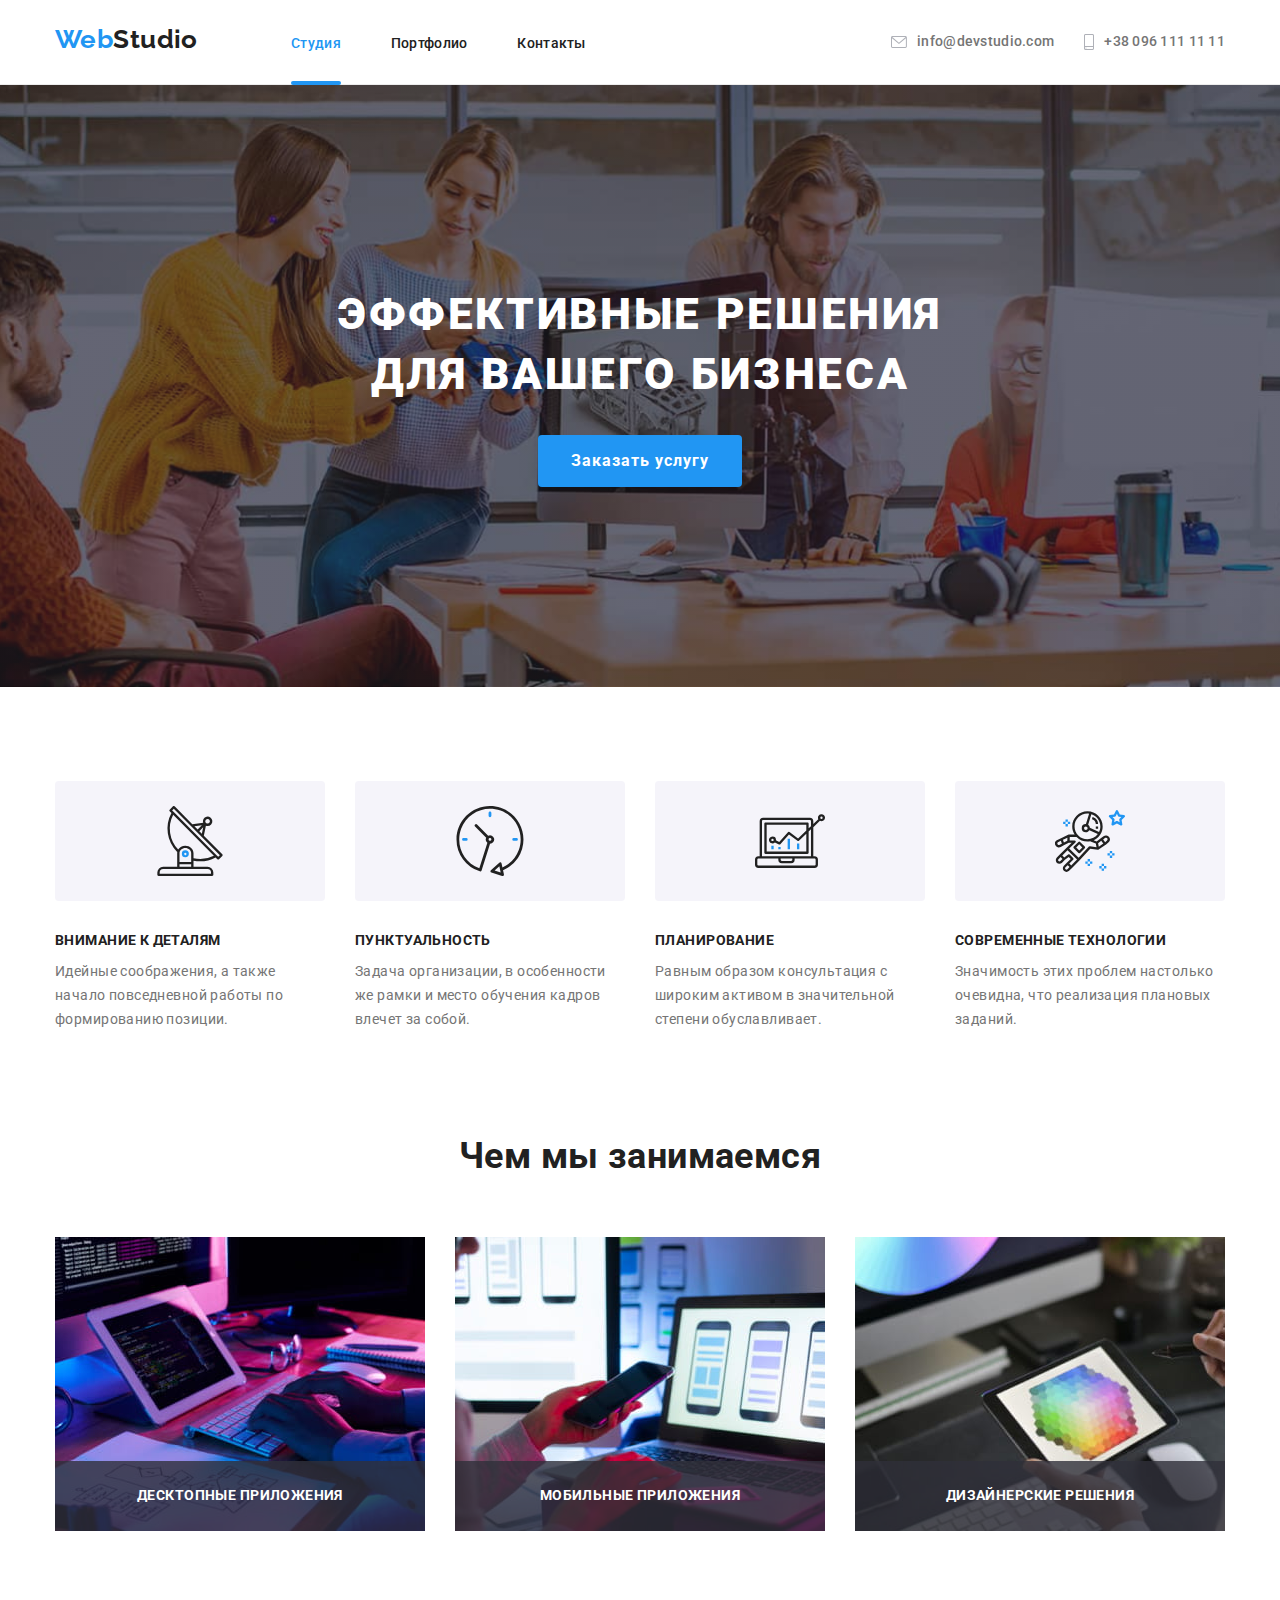
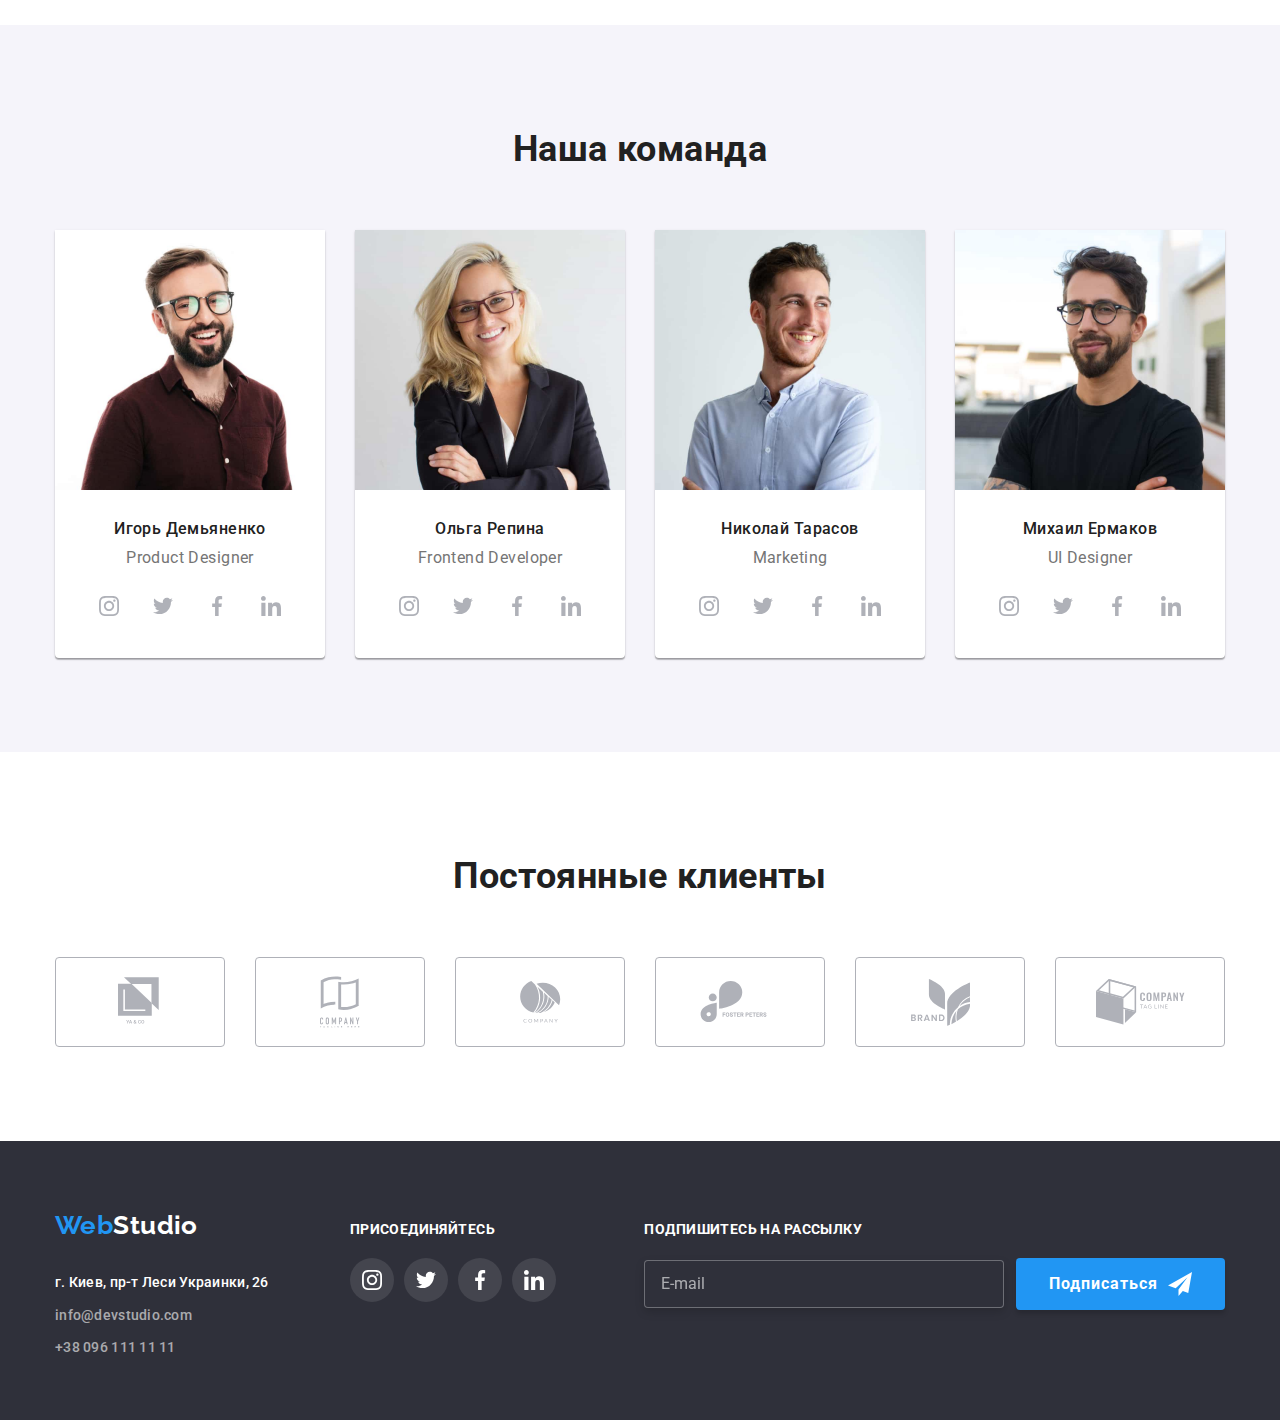
<file: index.html>
<!DOCTYPE html>
    <html lang="ru">
    <head>
        <meta charset="UTF-8">
        <meta http-equiv="X-UA-Compatible" content="IE=edge">
        <meta name="viewport" content="width=device-width, initial-scale=1.0">
        <title>Document</title>
        <link rel="preconnect" href="https://fonts.gstatic.com">
        <link href="https://fonts.googleapis.com/css2?family=Raleway:wght@700&family=Roboto:wght@400;500;700;900&display=swap"
            rel="stylesheet">
        <link rel="stylesheet" href="https://cdnjs.cloudflare.com/ajax/libs/modern-normalize/0.2.0/modern-normalize.min.css">
        <link rel="stylesheet" href="./css/style.css">
    </head>
    <body>
                <!--шапка-->
                <header class="frame">
                    <div class="container mane-nav">
                    <nav class="">
                        <a  href="" class="logo-link"><span class="logo-item">Web</span><span class="logo">Studio</span></a>
                        <ul class="site-nav list" >
                            <li class="menu item"><a class="link current" href="">Студия</a></li>
                            <li class="menu item"><a class="link" href="./portfolio.html">Портфолио</a></li>
                            <li class="menu item"><a class="link" href="">Контакты</a></li>
                        </ul>
                    </nav> 
                        <ul class="list auth-nav ">
                            <li class="item"><a class="link contacts-link" href="mailto:info@devstudio.com">
                               <svg class="icon-item" width="16" height="12">
                                   <use href="./images/sprite.svg#icon-envelope"></use>
                               </svg>
                                info@devstudio.com</a></li>
                            <li class="item"><a class="link contacts-link" href="tel:+380961111111">
                                <svg class="icon-item" width="10" height="16">
                                    <use href="./images/sprite.svg#icon-smartphone"></use>
                                </svg>
                                +38 096 111 11 11</a></li>
                        </ul></div>
                    
                </header> 
                <!-- Основной контент -->
            <main class="">
                <!-- Герой -->
                <section class="hero banner">
                    <h1 class="hero-title">Эффективные решения для вашего бизнеса</h1>
                    <button class="hero-button" type="button" data-modal-open>Заказать услугу</button>
                </section>
            
                 <!-- Особенности -->
                <section class="section-accent">
                    <div class="container">
                    <h2 class="visually-hidden">особенности</h2>
                        <ul class="accent list">
                            <li class="accent-item icon-antenna">
                                <h3 class="accent-title">Внимание к деталям</h3>
                                <p class="accent-paragraph">Идейные соображения, а также начало повседневной работы по формированию позиции.</p>
                            </li>
                            <li class="accent-item icon-clock">
                                <h3 class="accent-title">Пунктуальность</h3>
                                <p class="accent-paragraph">Задача организации, в особенности же рамки и место обучения кадров влечет за собой.</p>
                            </li>
                            <li class="accent-item icon-diagram">
                                <h3 class="accent-title">Планирование</h3>
                                <p class="accent-paragraph">Равным образом консультация с широким активом в значительной степени обуславливает.</p>
                            </li>
                            <li class="accent-item icon-astronaut">
                                <h3 class="accent-title">Современные технологии</h3>
                                <p class="accent-paragraph">Значимость этих проблем настолько очевидна, что реализация плановых заданий.</p>
                            </li>
                        </ul></div>
                </section>
                 <!-- Примеры работ-->
                <section class="block">
                    <div class="container ">
                    <h2 class="doing-title">Чем мы занимаемся</h2>
                    <ul class="list doing-list grid ">
                        <li class="doing-item grid-item">                           
                                <img src="./images/img1.jpg" 
                                alt="планшет с автономной клавиатурой, схема на листе А4 рядом"
                                width="370" />
                                <p class="doing-lable">Десктопные приложения</p>
                        </li>
                        <li class="doing-item grid-item">                          
                                <img src="./images/img2.jpg"
                                alt="серый ноутбук с изображением трех телефонов на экране"
                                width="370" />
                                <p class="doing-lable">Мобильные приложения</p>               
                        </li>

                        <li class="doing-item grid-item">                
                                <img src="./images/img3.jpg"
                                alt="в руках планшет с изображением цветного шестиугольника на фоне рабочего стола с компьютером"
                                width="370" />
                                <p class="doing-lable">Дизайнерские решения</p>                          
                        </li>
                    </ul></div>
                </section>
                 <!-- Команда -->
                <section class="second-bg block ">
                    <div class="container">
                    <h2 class="caption-title">Наша команда</h2>
                    <ul class="list caption-list grid">
                        <li class="caption-item grid-item">
                            <img src="./images/photo1.jpg" 
                                alt="фотография Игорь Демьяненко Product Designer"
                                width="270"/>
                                <div class="team">
                                 <h3 class="caption-member">Игорь Демьяненко</h3>  
                                 <p class="member-position">Product Designer</p>
                                 <ul class="list social-icons">
                                     <li class="social-icons-item">
                                         <a href="" class="social-icons-link" target="_blank" rel="noopener noreferrer">
                                             <svg class="icon">
                                                 <use href="./images/sprite.svg#icon-instagram"></use>
                                             </svg>
                                         </a>
                                     </li>
                                     <li class="social-icons-item">
                                         <a href="" class="social-icons-link" target="_blank" rel="noopener noreferrer">
                                             <svg class="icon">
                                                 <use href="./images/sprite.svg#icon-twitter"></use>
                                             </svg>
                                         </a>
                                     </li>
                                     <li class="social-icons-item">
                                         <a href="" class="social-icons-link" target="_blank" rel="noopener noreferrer">
                                             <svg class="icon">
                                                 <use href="./images/sprite.svg#icon-facebook"></use>
                                             </svg>
                                         </a>
                                     </li>
                                     <li class="social-icons-item">
                                         <a href="" class="social-icons-link" target="_blank" rel="noopener noreferrer">
                                             <svg class="icon">
                                                 <use href="./images/sprite.svg#icon-linkedin"></use>
                                             </svg>
                                         </a>
                                     </li>
                                 </ul></div>

                        </li>
                        <li class="caption-item grid-item">
                            <img src="./images/photo2.jpg"
                                alt="фотография Ольга Репина Frontend Developer"
                                width="270"/>
                                <div class="team">
                                 <h3 class="caption-member">Ольга Репина</h3>  
                                 <p class="member-position">Frontend Developer</p>
                                <ul class="list social-icons">
                                    <li class="social-icons-item">
                                        <a href="" class="social-icons-link" target="_blank" rel="noopener noreferrer">
                                            <svg class="icon">
                                                <use href="./images/sprite.svg#icon-instagram"></use>
                                            </svg>
                                        </a>
                                    </li>
                                    <li class="social-icons-item">
                                        <a href="" class="social-icons-link" target="_blank" rel="noopener noreferrer">
                                            <svg class="icon">
                                                <use href="./images/sprite.svg#icon-twitter"></use>
                                            </svg>
                                        </a>
                                    </li>
                                    <li class="social-icons-item">
                                        <a href="" class="social-icons-link" target="_blank" rel="noopener noreferrer">
                                            <svg class="icon">
                                                <use href="./images/sprite.svg#icon-facebook"></use>
                                            </svg>
                                        </a>
                                    </li>
                                    <li class="social-icons-item">
                                        <a href="" class="social-icons-link" target="_blank" rel="noopener noreferrer">
                                            <svg class="icon">
                                                <use href="./images/sprite.svg#icon-linkedin"></use>
                                            </svg>
                                        </a>
                                    </li>
                                </ul>
                                </div>
                        </li>
                        <li class="caption-item grid-item">
                            <img src="./images/photo3.jpg"
                                alt="фотография Николай Тарасов Marketing"
                                width="270"/>
                                <div class="team">
                                 <h3 class="caption-member">Николай Тарасов</h3>  
                                 <p class="member-position">Marketing</p>
                                <ul class="list social-icons">
                                    <li class="social-icons-item">
                                        <a href="" class="social-icons-link" target="_blank" rel="noopener noreferrer">
                                            <svg class="icon">
                                                <use href="./images/sprite.svg#icon-instagram"></use>
                                            </svg>
                                        </a>
                                    </li>
                                    <li class="social-icons-item">
                                        <a href="" class="social-icons-link" target="_blank" rel="noopener noreferrer">
                                            <svg class="icon">
                                                <use href="./images/sprite.svg#icon-twitter"></use>
                                            </svg>
                                        </a>
                                    </li>
                                    <li class="social-icons-item">
                                        <a href="" class="social-icons-link" target="_blank" rel="noopener noreferrer">
                                            <svg class="icon">
                                                <use href="./images/sprite.svg#icon-facebook"></use>
                                            </svg>
                                        </a>
                                    </li>
                                    <li class="social-icons-item">
                                        <a href="" class="social-icons-link" target="_blank" rel="noopener noreferrer">
                                            <svg class="icon">
                                                <use href="./images/sprite.svg#icon-linkedin"></use>
                                            </svg>
                                        </a>
                                    </li>
                                </ul></div>
                        </li>
                        <li class="caption-item grid-item">
                            <img src="./images/photo4.jpg" 
                                alt="фотография Михаил Ермаков UI Designer"
                                width="270"/>
                                <div class="team">
                                 <h3 class="caption-member">Михаил Ермаков</h3>  
                                 <p class="member-position">UI Designer</p>
                                <ul class="list social-icons">
                                    <li class="social-icons-item">
                                        <a href="" class="social-icons-link" target="_blank" rel="noopener noreferrer">
                                            <svg class="icon">
                                                <use href="./images/sprite.svg#icon-instagram"></use>
                                            </svg>
                                        </a>
                                    </li>
                                    <li class="social-icons-item">
                                        <a href="" class="social-icons-link" target="_blank" rel="noopener noreferrer">
                                            <svg class="icon">
                                                <use href="./images/sprite.svg#icon-twitter"></use>
                                            </svg>
                                        </a>
                                    </li>
                                    <li class="social-icons-item">
                                        <a href="" class="social-icons-link" target="_blank" rel="noopener noreferrer">
                                            <svg class="icon">
                                                <use href="./images/sprite.svg#icon-facebook"></use>
                                            </svg>
                                        </a>
                                    </li>
                                    <li class="social-icons-item">
                                        <a href="" class="social-icons-link" target="_blank" rel="noopener noreferrer">
                                            <svg class="icon">
                                                <use href="./images/sprite.svg#icon-linkedin"></use>
                                            </svg>
                                        </a>
                                    </li>
                                </ul></div>
                        </li>
                    </ul></div>
                </section>

                <!-- постоянные клиенты -->

                <section class="clients block">
                    <h2 class="clients-title">Постоянные клиенты</h2>
                    <ul class="list clients-icons">
                        <li class="clients-icons-item">
                            <a href="" class="clients-icons-link" target="_blank" rel="noopener noreferrer">
                                <svg class="icon" width="45" height="50">
                                    <use href="./images/sprite.svg#icon-logo-yago"></use>
                                </svg>
                            </a>
                        </li>
                        <li class="clients-icons-item">
                            <a href="" class="clients-icons-link" target="_blank" rel="noopener noreferrer">
                                <svg class="icon" width="40" height="52">
                                    <use href="./images/sprite.svg#icon-logo-tagline"></use>
                                </svg>
                            </a>
                        </li>
                        <li class="clients-icons-item">
                            <a href="" class="clients-icons-link" target="_blank" rel="noopener noreferrer">
                                <svg class="icon" width="41" height="42">
                                    <use href="./images/sprite.svg#icon-logo-comp"></use>
                                </svg>
                            </a>
                        </li>
                        <li class="clients-icons-item">
                            <a href="" class="clients-icons-link" target="_blank" rel="noopener noreferrer">
                                <svg class="icon" width="80" height="42">
                                    <use href="./images/sprite.svg#icon-logo-forest"></use>
                                </svg>
                            </a>
                        </li>
                        <li class="clients-icons-item">
                            <a href="" class="clients-icons-link" target="_blank" rel="noopener noreferrer">
                                <svg class="icon" width="59" height="47">
                                    <use href="./images/sprite.svg#icon-logo-brand"></use>
                                </svg>
                            </a>
                        </li>
                        <li class="clients-icons-item">
                            <a href="" class="clients-icons-link" target="_blank" rel="noopener noreferrer">
                                <svg class="icon" width="89" height="46">
                                    <use href="./images/sprite.svg#icon-logo-comtl"></use>
                                </svg>
                            </a>
                        </li>
                    </ul>
                </section>
            </main>
                 <!-- Подвал -->
                    <footer class="bottom darck-bg ">
                    <div class="container footer">
                    <div class="footer-item-one">        
                        <a  href="" class="logo-link"><span class="web">Web</span><span class="studio">Studio</span></a>
                        <address>
                            <ul class="list">
                                <li class="address-item"><a class="link" href="https://goo.gl/maps/yhLVycKVRtvf8o2p9" target="_blank" rel="noopener noreferrer">г. Киев, пр-т Леси Украинки, 26</a></li>
                                <li class="address-item-det"><a class="link" href="mailto:info@devstudio.com">info@devstudio.com</a></li>
                                <li class="address-item-det"><a class="link" href="tel:+380961111111">+38 096 111 11 11</a></li>
                            </ul>
                        </address>
                    </div>
                        <div class="footer-item-two">
                            <h2 class="visually-hidden">присоединяйтесь к нам</h2>
                            <h3 class="connect-title">присоединяйтесь</h3>
                            <ul class="list social-icons">
                                <li class="social-icons-item">
                                    <a href="" class="social-icons-link footer-social-link" target="_blank" rel="noopener noreferrer">
                                        <svg class="icon">
                                            <use href="./images/sprite.svg#icon-instagram"></use>
                                        </svg>
                                    </a>
                                </li>
                                <li class="social-icons-item">
                                    <a href="" class="social-icons-link footer-social-link" target="_blank" rel="noopener noreferrer">
                                        <svg class="icon">
                                            <use href="./images/sprite.svg#icon-twitter"></use>
                                        </svg>
                                    </a>
                                </li>
                                <li class="social-icons-item">
                                    <a href="" class="social-icons-link footer-social-link" target="_blank" rel="noopener noreferrer">
                                        <svg class="icon">
                                            <use href="./images/sprite.svg#icon-facebook"></use>
                                        </svg>
                                    </a>
                                </li>
                                <li class="social-icons-item">
                                    <a href="" class="social-icons-link footer-social-link" target="_blank" rel="noopener noreferrer">
                                        <svg class="icon">
                                            <use href="./images/sprite.svg#icon-linkedin"></use>
                                        </svg>
                                    </a>
                                </li>
                            </ul>
                        </div>
                            <div class="footer-item-three">
                                <h3 class="connect-title">Подпишитесь на рассылку</h3>
                                <form class="subscribe-form">
                                    <input class="subscribe-input" type="text" name="e-mail" placeholder="E-mail">
                                        <button class="subscribe-button" type="submit">Подписаться
                                            <svg class="subscribe-icon" width="24" height="24">
                                              <use href="./images/sprite.svg#icon-send"></use>
                                            </svg>
                                        </button>
                                </form>
                            </div>
                        
                    </div>
                    </footer>
            <div class="backdrop is-hidden" data-modal>
                <div class="modal-window">
                    <button class="close-modal" data-modal-close>
                        <svg class="close-icon" width="18" height="18">
                            <use href="./images/sprite.svg#icon-close"></use>
                        </svg> 
                    </button>
                    
                        <h2 class="modal-title">Оставьте свои данные, мы вам перезвоним</h2>

                    <form class="modal-form">
                        <div class="modal-field">
                            <label class="modal-label" for="name" class="">Имя</label>
                            <input class="modal-input" type="text" name="name" id="name">
                            <svg class="input-icon">
                                <use href="./images/sprite.svg#icon-person"></use>
                            </svg> 
                        </div>
                        <div class="modal-field">
                            <label class="modal-label" for="tel">Телефон</label>
                            <input class="modal-input" type="text" name="tel" id="tel">
                            <svg class="input-icon">
                                <use href="./images/sprite.svg#icon-phone"></use>
                            </svg>                            
                        </div>
                        <div class="modal-field">
                            <label class="modal-label" for="mail">Почта</label> 
                            <input class="modal-input" type="text" name="mail" id="mail">
                            <svg class="input-icon">
                                <use href="./images/sprite.svg#icon-email"></use>
                            </svg>              
                        </div>
                        <div class="modal-field">
                            <label class="modal-label" for="comment">Комментарий</label>
                            <textarea class="modal-textarea" name="comment" id="comment" rows="10" placeholder="Bведите текст"></textarea>                        
                        </div>

                        <div class="modal-checkbox">
                            <label class="checkbox-lable" for="policy">
                            <input class="checkbox-input visually-hidden" type="checkbox" name="policy" id="policy">
                            <span class="checkbox-icon"></span>
                            <span class="checkbox-title">Соглашаюсь с рассылкой и принимаю</span> 
                            <a class="checkbox-link" href="">Условия договора</a></label>
                        </div>
                        <button class="submit-button" type="submit">Отправить</button>
                    </form>     
                </div>
            </div>  

        <script src="./js/modal.js"></script>
        <script>

            (() => {
            document.querySelector('.js-speaker-form').addEventListener('submit', e => {
                e.preventDefault();

                new FormData(e.currentTarget).forEach((value, name) =>
                console.log(`${name}: ${value}`),
                );
            });
            })();
        </script>
    </body>
    </html>
</file>
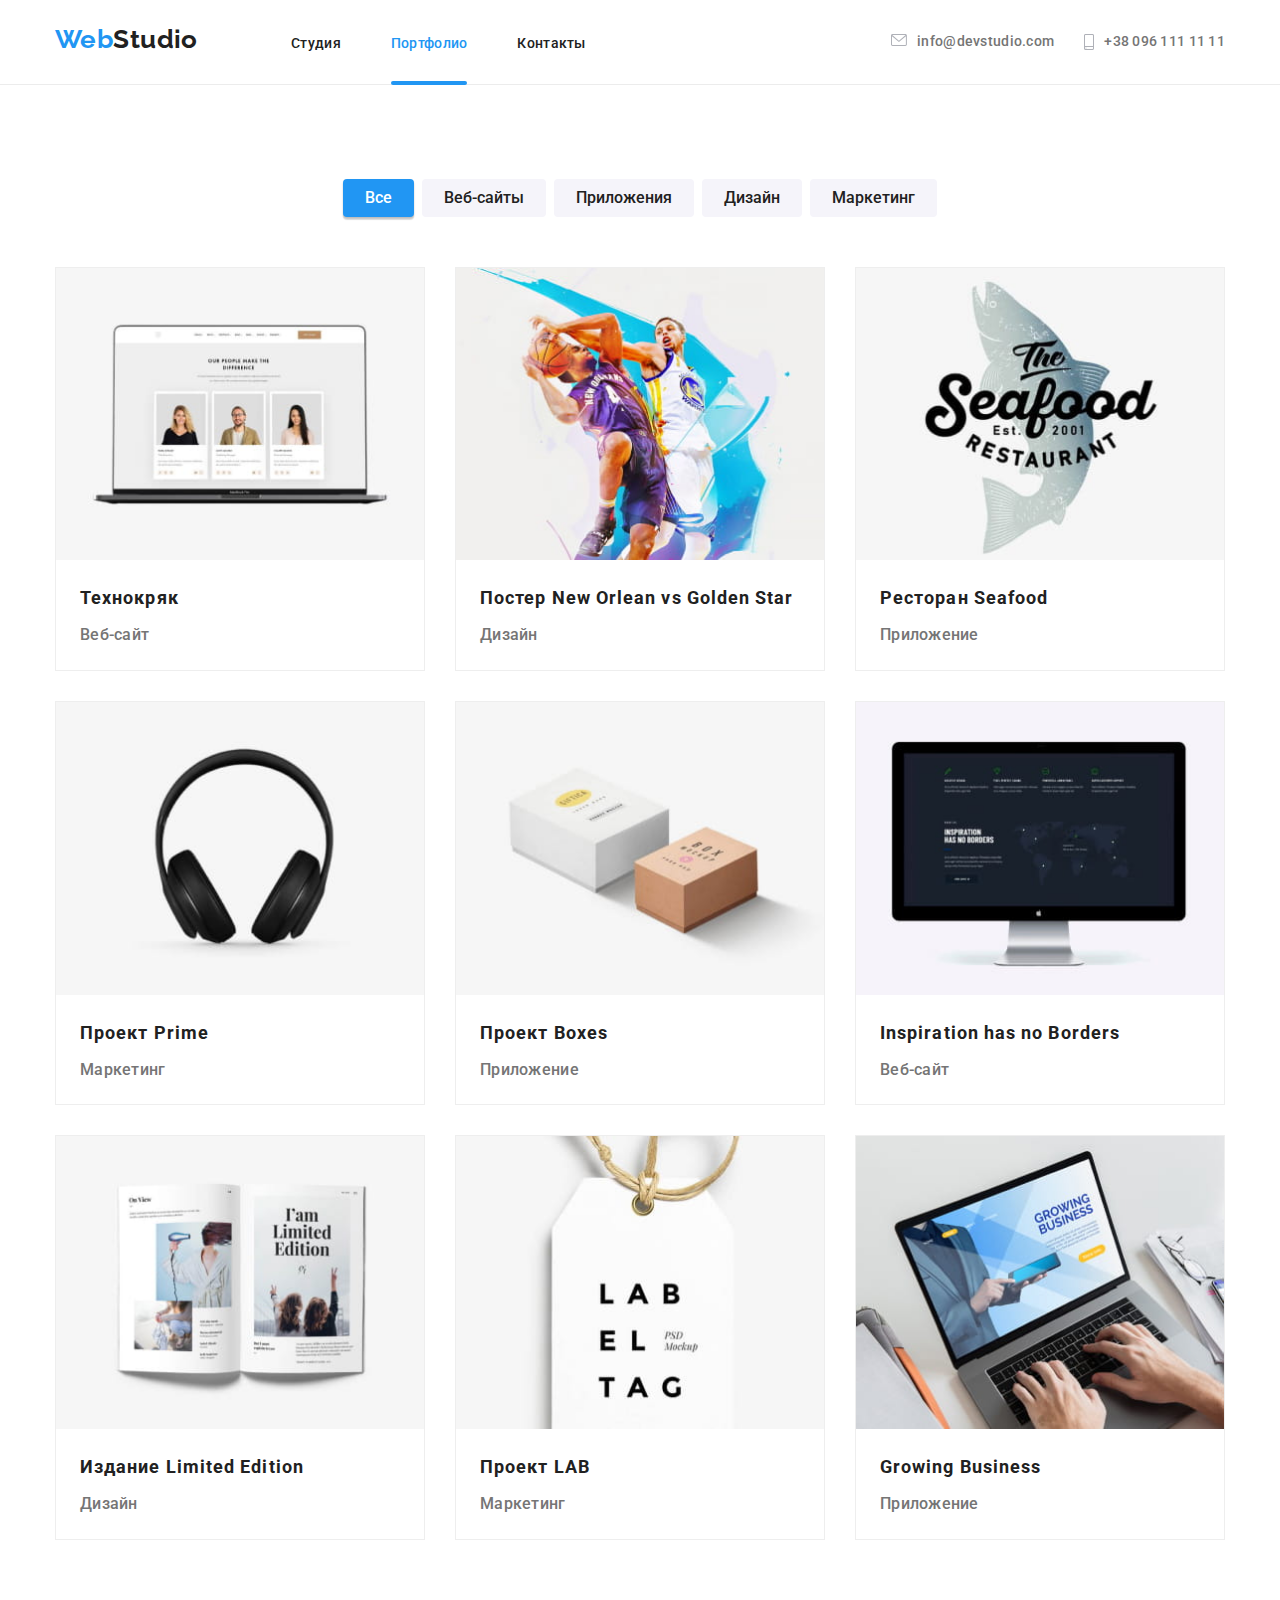
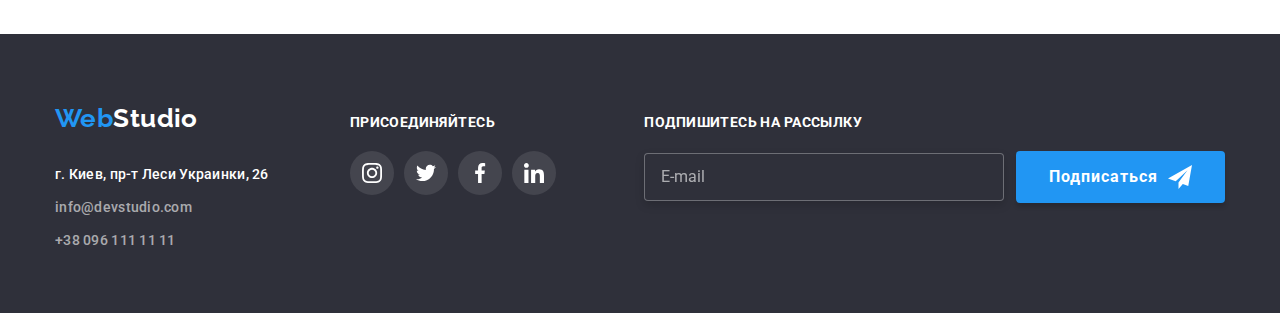
<file: portfolio.html>
<!DOCTYPE html>
    <html lang="ru">
    <head>
        <meta charset="UTF-8">
        <meta http-equiv="X-UA-Compatible" content="IE=edge">
        <meta name="viewport" content="width=device-width, initial-scale=1.0">
        <title>Document</title>
        <link rel="stylesheet" href="https://cdnjs.cloudflare.com/ajax/libs/modern-normalize/1.0.0/modern-normalize.css">
        <link rel="preconnect" href="https://fonts.gstatic.com">
        <link href="https://fonts.googleapis.com/css2?family=Raleway:wght@700&family=Roboto:wght@400;500;700;900&display=swap"
            rel="stylesheet">
        <link rel="stylesheet" href="./css/style.css">
    </head>
    <body>
        <!--шапка-->
        <header class="frame">
                <div class="container mane-nav">
                <nav>
                    <a  href="" class="logo-link"><span class="logo-item">Web</span><span class="logo">Studio</span></a>
                    <ul class="site-nav list">
                        <li class="menu item "><a class="link" href="./index.html">Студия</a></li>
                        <li class="menu item"><a class="link current" href="">Портфолио</a></li>
                        <li class="menu item"><a class="link" href="">Контакты</a></li>
                    </ul>
                </nav>
                <ul class="list auth-nav">
                    <li class="item"><a class="link" href="mailto:info@devstudio.com">
                        <svg class="icon-item" width="16" height="12">
                            <use href="./images/sprite.svg#icon-envelope"></use>
                        </svg>
                        info@devstudio.com</a></li>
                    <li class="item"><a class="link" href="tel:+380961111111">
                        <svg class="icon-item" width="10" height="16">
                            <use href="./images/sprite.svg#icon-smartphone"></use>
                        </svg>
                        +38 096 111 11 11</a></li>
                </ul>
            </div>
        </header>

        <!-- Основной контент -->
        <main>
            <section class="block">
                <div class="container">
                    <div class="">
                    <ul class="list filter">
                        <li class="filter-item"><button class="button current" type="button">Все</button></li>
                        <li class="filter-item"><button class="button" type="button">Веб-сайты</button></li>
                        <li class="filter-item"><button class="button" type="button">Приложения</button></li>
                        <li class="filter-item"><button class="button" type="button">Дизайн</button></li>
                        <li class="filter-item"><button class="button" type="button">Маркетинг</button></li>
                    </ul></div>
                    <div class="exampls-img">
                        <h2 class="visually-hidden">примеры оформления</h2>
                        <ul class="list exampls-list grid">
                            <li class="exampls-item grid-item">
                                <a class="link portfolio-link"  href="">
                                    <div class="thumb">
                                        <div class="overlay">
                                            <p class="text-overlay">Технокряк это современная площадка распространения коронавируса. Компании используют эту платформу для цифрового
                                            шпионажа и атак на защищённые сервера конкурентов.</p>
                                        </div>                                
                                        <img src="./porfolio/img1.jpg" alt="компьютер с изображением веб-сайта" width="370" height="294" />
                                    </div>
                                    <div class="card-title">
                                      <h3 class="exampls-title">Технокряк</h3>
                                      <p class="exampls-paragraph">Веб-сайт</p>
                                    </div>
                                </a>
                            </li>
                            <li class="exampls-item grid-item">
                                <a class="link" href="">
                                    <div class="thumb">
                                        <div class="overlay">
                                            <p class="text-overlay">Технокряк это современная площадка распространения коронавируса. Компании используют эту
                                                платформу для цифрового шпионажа и атак на защищённые сервера конкурентов.</p>
                                        </div>
                                        <img src="./porfolio/img2.jpg" alt="постер с баскедболистами" width="370" height="294" />
                                    </div>
                                <div class="card-title">
                                <h3 class="exampls-title">Постер New Orlean vs Golden Star</h3>
                                <p class="exampls-paragraph">Дизайн</p></div></a>
                            </li>
                            <li class="exampls-item grid-item">
                                <a class="link" href="">
                                    <div class="thumb">
                                        <div class="overlay">
                                            <p class="text-overlay">Технокряк это современная площадка распространения коронавируса. Компании используют эту
                                                платформу для цифрового шпионажа и атак на защищённые сервера конкурентов.</p>
                                        </div>
                                        <img src="./porfolio/img3.jpg" alt="логотип рыбного ресторана" width="370" height="294" />
                                    </div>
                                <div class="card-title">
                                <h3 class="exampls-title">Ресторан Seafood</h3>
                                <p class="exampls-paragraph">Приложение</p></div></a>
                            </li>
                            <li class="exampls-item grid-item">
                                <a class="link" href="">
                                    <div class="thumb">
                                        <div class="overlay">
                                            <p class="text-overlay">Технокряк это современная площадка распространения коронавируса. Компании используют эту
                                                платформу для цифрового шпионажа и атак на защищённые сервера конкурентов.</p>
                                        </div>
                                        <img src="./porfolio/img4.jpg" alt="изображение наушников" width="370" height="294" />
                                    </div>
                                <div class="card-title">
                                <h3 class="exampls-title">Проект Prime</h3>
                                <p class="exampls-paragraph">Маркетинг</p></div></a>
                            </li>
                            <li class="exampls-item grid-item">
                                <a class="link" href="">
                                    <div class="thumb">
                                        <div class="overlay">
                                            <p class="text-overlay">Технокряк это современная площадка распространения коронавируса. Компании используют эту
                                                платформу для цифрового шпионажа и атак на защищённые сервера конкурентов.</p>
                                        </div>
                                        <img src="./porfolio/img5.jpg" alt="изображение коробок" width="370" height="294" />
                                    </div>
                                <div class="card-title">
                                <h3 class="exampls-title">Проект Boxes</h3>
                                <p class="exampls-paragraph">Приложение</p></div></a>
                            </li>
                            <li class="exampls-item grid-item">
                                <a class="link" href="">
                                    <div class="thumb">
                                        <div class="overlay">
                                            <p class="text-overlay">Технокряк это современная площадка распространения коронавируса. Компании используют эту
                                                платформу для цифрового шпионажа и атак на защищённые сервера конкурентов.</p>
                                        </div>
                                        <img src="./porfolio/img6.jpg" alt="монитор с изображением географической карты" width="370" height="294" />
                                    </div>
                                <div class="card-title">
                                <h3 class="exampls-title">Inspiration has no Borders</h3>
                                <p class="exampls-paragraph">Веб-сайт</p></div></a>
                            </li>
                            <li class="exampls-item grid-item">
                                <a class="link" href="">
                                    <div class="thumb">
                                        <div class="overlay">
                                            <p class="text-overlay">Технокряк это современная площадка распространения коронавируса. Компании используют эту
                                                платформу для цифрового шпионажа и атак на защищённые сервера конкурентов.</p>
                                        </div>
                                        <img src="./porfolio/img7.jpg" alt="раскрытая книга" width="370" height="294" />
                                    </div>
                                <div class="card-title">
                                <h3 class="exampls-title">Издание Limited Edition</h3>
                                <p class="exampls-paragraph">Дизайн</p></div></a>
                            </li>
                            <li class="exampls-item grid-item">
                                <a class="link" href="">
                                    <div class="thumb">
                                        <div class="overlay">
                                            <p class="text-overlay">Технокряк это современная площадка распространения коронавируса. Компании используют эту
                                                платформу для цифрового шпионажа и атак на защищённые сервера конкурентов.</p>
                                        </div>
                                        <img src="./porfolio/img8.jpg" alt="логотип маркетинговой компании" width="370" height="294" />
                                    </div>
                                <div class="card-title">
                                <h3 class="exampls-title">Проект LAB</h3>
                                <p class="exampls-paragraph">Маркетинг</p></div></a>
                            </li>
                            <li class="exampls-item grid-item">
                                <a class="link" href="">
                                    <div class="thumb">
                                        <div class="overlay">
                                            <p class="text-overlay">Технокряк это современная площадка распространения коронавируса. Компании используют эту
                                                платформу для цифрового шпионажа и атак на защищённые сервера конкурентов.</p>
                                        </div>
                                        <img src="./porfolio/img9.jpg" alt="компьютер за работой" width="370" height="294" />
                                    </div>
                                <div class="card-title">
                                <h3 class="exampls-title">Growing Business</h3>
                                <p class="exampls-paragraph">Приложение</p></div></a>
                            </li>
                        </ul>
                    </div>
                </div>
            </section>

        </main>


        <!-- Подвал -->
        <footer class="bottom darck-bg ">
            <div class="container footer">
                <div class="footer-item-one">
                    <a href="" class="logo-link"><span class="web">Web</span><span class="studio">Studio</span></a>
                    <address>
                        <ul class="list">
                            <li class="address-item"><a class="link" href="https://goo.gl/maps/yhLVycKVRtvf8o2p9"
                                    target="_blank" rel="noopener noreferrer">г. Киев, пр-т Леси Украинки, 26</a></li>
                            <li class="address-item-det"><a class="link" href="mailto:info@devstudio.com">info@devstudio.com</a>
                            </li>
                            <li class="address-item-det"><a class="link" href="tel:+380961111111">+38 096 111 11 11</a></li>
                        </ul>
                    </address>
                </div>
                <div class="footer-item-two">
                    <h2 class="visually-hidden">присоединяйтесь к нам</h2>
                    <h3 class="connect-title">присоединяйтесь</h3>
                    <ul class="list social-icons">
                        <li class="social-icons-item">
                            <a href="" class="social-icons-link footer-social-link" target="_blank" rel="noopener noreferrer">
                                <svg class="icon">
                                    <use href="./images/sprite.svg#icon-instagram"></use>
                                </svg>
                            </a>
                        </li>
                        <li class="social-icons-item">
                            <a href="" class="social-icons-link footer-social-link" target="_blank" rel="noopener noreferrer">
                                <svg class="icon">
                                    <use href="./images/sprite.svg#icon-twitter"></use>
                                </svg>
                            </a>
                        </li>
                        <li class="social-icons-item">
                            <a href="" class="social-icons-link footer-social-link" target="_blank" rel="noopener noreferrer">
                                <svg class="icon">
                                    <use href="./images/sprite.svg#icon-facebook"></use>
                                </svg>
                            </a>
                        </li>
                        <li class="social-icons-item">
                            <a href="" class="social-icons-link footer-social-link" target="_blank" rel="noopener noreferrer">
                                <svg class="icon">
                                    <use href="./images/sprite.svg#icon-linkedin"></use>
                                </svg>
                            </a>
                        </li>
                    </ul>
                </div>
                <div class="footer-item-three">
                    <h3 class="connect-title">Подпишитесь на рассылку</h3>
                    <form class="subscribe-form">
                        <label class="subscribe-lable">
                           <input class="subscribe-input" type="text" name="e-mail" placeholder="E-mail">
                        </label>
                        <button class="subscribe-button" type="submit">Подписаться
                            <svg class="subscribe-icon" width="24" height="24">
                                <use href="./images/sprite.svg#icon-send"></use>
                            </svg>
                        </button>
                    </form>
                </div>
            </div>
        </footer>
    </body>
    </html>
</file>
<file: css/style.css>
:root {
  --main-text-color: #757575;
  --dark-bg-text-color: #ffffff;
  --accent-color: #2196f3;
  --title-color: #212121;
  --dark-bg-color: #2f303a;
  --bg-color: #e5e5e5;
  --second-bg-color: #f5f4fa;
  --icons-color: #afb1b8;
  --title-font: "Roboto", sans-serif;
  --grid-item: 2;
  --animation: 250ms cubic-bezier(0.4, 0, 0.2, 1) ;
}

html {
  box-sizing: border-box;
}

*,
*::before,
*::after {
  box-sizing: inherit;
}

h1,
h2,
h3,
h4,
p {
  margin-top: 0;
}

img {
  display: block;
  max-width: 100%;
  height: auto;
}
body {
  font-family: "Roboto", sans-serif;
  font-weight: 400;
  font-size: 14px;
  line-height: 1.71;
  letter-spacing: 0.03em;
  color: var(--main-text-color);
}
.visually-hidden {
  position: absolute !important;
  clip: rect(1px 1px 1px 1px);
  clip: rect(1px, 1px, 1px, 1px);
  padding: 0 !important;
  border: 0 !important;
  height: 1px !important;
  width: 1px !important;
  overflow: hidden;
}

/* ссылки, кнопки общее */

.link {
  font-weight: 500;
  font-size: 14px;
  line-height: 1.14;
  letter-spacing: 0.02em;
  text-decoration: none;
  color: inherit;
}

.link {
  transition: color var(--animation);
}

.link:hover,
.link:focus {
  color: var(--accent-color);
}

.list {
  margin: 0;
  padding: 0;
  list-style: none;
}

.container {
  width: 1200px;
  padding-right: 15px;
  padding-left: 15px;
  margin-right: auto;
  margin-left: auto;
  /* background-color: aqua; */
}
.grid {
  display: flex;
  flex-wrap: wrap;
  margin-left: -30px;
  margin-top: -30px;
}
.grid-item {
  flex-basis: calc((100% - 30px * var(--grid-item)) / var(--grid-item));
  margin-left: 30px;
  margin-top: 30px;
}
.list .social-icons {
  margin-top: 16px;
}

.social-icons {
  display: inline-flex;
  align-items: center;
  justify-content: center;
}

.social-icons-item + .social-icons-item {
  margin-left: 10px;
}

.social-icons-link {
  display: flex;
  justify-content: center;
  align-items: center;
  width: 44px;
  height: 44px;
  border-radius: 50%;

  transition: background-color var(--animation),
    fill var(--animation);
}
.social-icons .icon {
  width: 20px;
  height: 20px;
  fill: var(--icons-color);

  transition: fill var(--animation);
}

.social-icons-link:hover,
.social-icons-link:focus {
  background-color: var(--accent-color);
}
.social-icons-link:hover .icon,
.social-icons-link:focus .icon {
  fill: var(--dark-bg-text-color);
}

/* шапка */
.menu {
  font-weight: 500;
  font-size: 14px;
  line-height: 1.14;
  letter-spacing: 0.02em;
  color: var(--title-color);
}

.logo {
  display: inline-block;
  padding-top: 24px;
  padding-bottom: 26px;
  margin-right: 90px;
  font-family: "Raleway";
  font-style: normal;
  font-weight: 700;
  font-size: 26px;
  line-height: 1.19;
  color: var(--title-color);
}
.logo-item {
  padding-top: 24px;
  padding-bottom: 26px;
  font-family: "Raleway";
  font-style: normal;
  font-weight: 700;
  font-size: 26px;
  line-height: 1.19;
  color: var(--accent-color);
}
.logo-link {
  display: inline-block;
  text-decoration: none;
}
.mane-nav {
  display: flex;
  align-items: center;
}
.site-nav {
  display: inline-flex;
}
.site-nav .item:not(:last-child) {
  margin-right: 50px;
}
.site-nav .link,
.auth-nav .link {
  display: flex;
  padding-top: 32px;
  padding-bottom: 32px;
}
.auth-nav {
  display: flex;
  margin-left: auto;
}
.auth-nav .item + .item {
  margin-left: 30px;
}

.link.current {
  position: relative;
  color: var(--accent-color);
}

.link.current::after {
  content: "";
  display: block;
  position: absolute;
  left: 0;
  bottom: -1px;
  width: 100%;
  height: 4px;
  background: #2196f3;
  border-radius: 2px;
}

.contacts-link {
  display: flex;
  align-items: center;
  justify-content: center;
}

.icon-item {
  margin-right: 10px;
  fill: var(--icons-color);

  transition: fill var(--animation);
}

.link:hover .icon-item,
.link:focus .icon-item {
  fill: var(--accent-color);
}

.frame {
  border-bottom: #ececec solid 1px;
}

/* герой*/

.hero {
  max-width: 1600px;
  margin-left: auto;
  margin-right: auto;
  background-size: cover;
  background-position: center;
  background-repeat: no-repeat;
  background-image: linear-gradient(
      to left,
      rgba(47, 48, 58, 0.4),
      rgba(47, 48, 58, 0.4)
    ),
    url(../images/imgbg.jpg);
  min-height: 600px;
  background-color: var(--dark-bg-color);
  padding-top: 200px;
  padding-bottom: 200px;
}

.hero-title {
  width: 696px;
  margin-top: 0;
  margin-right: auto;
  margin-left: auto;
  margin-bottom: 30px;
  font-weight: 900;
  font-size: 44px;
  line-height: 1.36;
  text-align: center;
  letter-spacing: 0.06em;
  text-transform: uppercase;
  color: var(--dark-bg-text-color);
}

.hero-button,
.submit-button {
  display: block;
  min-width: 200px;
  padding-top: 10px;
  padding-right: 32px;
  padding-bottom: 10px;
  padding-left: 32px;
  border: 1px solid transparent;
  border-radius: 4px;
  margin-left: auto;
  margin-right: auto;

  font-weight: 700;
  font-size: 16px;
  line-height: 1.87;
  align-items: center;
  text-align: center;
  letter-spacing: 0.06em;
  color: var(--dark-bg-text-color);
  background-color: var(--accent-color);
  box-shadow: 0px 4px 4px rgba(0, 0, 0, 0.15);
  outline: var(--accent-color);

  transition: background-color var(--animation);
}

.hero-button:hover,
.hero-button:focus,
.submit-button:hover,
.submit-button:focus {
  background-color: #188ce8;
}

/* особенности */

.accent-title {
  margin-top: 0;
  margin-bottom: 10px;
  font-weight: 700;
  font-size: 14px;
  line-height: 1.4;
  text-transform: uppercase;
  color: var(--title-color);
}
.accent {
  display: flex;
  align-items: baseline;
}
.accent-item:not(:last-child) {
  margin-right: 30px;
}
.accent-item {
  max-width: 270px;
}

.accent-item::before {
  display: block;
  content: "";
  height: 120px;
  background-size: auto;
  background-repeat: no-repeat;
  background-position: center;
  background-color: #f5f4fa;
  border-radius: 4px;
  margin-bottom: 30px;
}

.icon-antenna::before {
  background-image: url(../images/icons/antenna.svg);
}

.icon-clock::before {
  background-image: url(../images/icons/clock.svg);
}

.icon-diagram::before {
  background-image: url(../images/icons/diagram.svg);
}

.icon-astronaut::before {
  background-image: url(../images/icons/astronaut.svg);
}

.accent-paragraph {
  margin-top: 0;
  margin-bottom: 0;
}
.section-accent {
  padding-top: 94px;
  padding-bottom: 0;
}
/* примеры работ */

.doing-item {
  --grid-item: 3;
  position: relative;
}

.doing-lable {
  position: absolute;
  left: 0;
  bottom: 0;

  display: flex;
  align-items: center;
  justify-content: center;
  width: 100%;
  min-height: 70px;

  font-weight: 700;
  font-size: 14px;
  line-height: 1.14;
  text-align: center;
  text-transform: uppercase;
  margin-bottom: 0;
  background-color: rgba(47, 48, 58, 0.8);
  color: var(--dark-bg-text-color);
}

/* команда */

.caption-title,
.doing-title,
.clients-title {
  margin-top: 0;
  margin-bottom: 50px;
  font-weight: 700;
  font-size: 36px;
  line-height: 1.7;
  text-align: center;
  color: var(--title-color);
}

.caption-member {
  margin-top: 0;
  margin-bottom: 10px;
  text-align: center;
  font-weight: 500;
  font-size: 16px;
  line-height: 1.18;
  color: var(--title-color);
}

.member-position {
  margin-top: 0;
  margin-bottom: 0;
  text-align: center;
  font-size: 16px;
  line-height: 1.18;
}

.caption-item {
  background: #ffffff;
  box-shadow: 0px 1px 3px rgba(0, 0, 0, 0.12), 0px 1px 1px rgba(0, 0, 0, 0.14),
    0px 2px 1px rgba(0, 0, 0, 0.2);
  border-radius: 0px 0px 4px 4px;
  --grid-item: 4;
  text-align: center;
}

.team {
  padding-top: 30px;
  padding-bottom: 30px;
}

.block {
  padding-top: 94px;
  padding-bottom: 94px;
}

.second-bg {
  background-color: var(--second-bg-color);
}

/* постоянные клиенты */

.clients-icons {
  display: flex;
  align-items: center;
  justify-content: center;
}

.icon {
  transition: fill var(--animation);
}

.clients-icons-link {
  display: flex;
  justify-content: center;
  align-items: center;
  width: 170px;
  height: 90px;
  border: 1px solid var(--icons-color);
  border-radius: 4px;
  fill: var(--icons-color);

  transition: border var(--animation);
}

.clients-icons-link:hover,
.clients-icons-link:focus {
  border-color: var(--accent-color);
}

.clients-icons-link:hover .icon,
.clients-icons-link:focus .icon {
  fill: var(--accent-color);
}

.clients-icons-item + .clients-icons-item {
  margin-left: 30px;
}

/* портфолио */

.filter {
  display: flex;
  align-items: center;
  justify-content: center;
}

.filter-item:not(:last-child) {
  margin-right: 8px;
}

.button {
  border: transparent;
  background: #f5f4fa;
  border-radius: 4px;
  padding-top: 6px;
  padding-bottom: 6px;
  padding-left: 22px;
  padding-right: 22px;
  margin-bottom: 50px;
  font-family: inherit;
  font-weight: 500;
  font-size: 16px;
  line-height: 1.62;
  text-align: center;
  color: var(--title-color);
  outline: var(--accent-color);

  transition: color var(--animation),
    background-color var(--animation),
    box-shadow var(--animation);
}

.button.current,
.button:hover,
.button:focus,
.button:active {
  color: var(--dark-bg-text-color);
  background-color: var(--accent-color);
  box-shadow: 0px 3px 1px rgba(0, 0, 0, 0.1), 
              0px 1px 2px rgba(0, 0, 0, 0.08),
              0px 2px 2px rgba(0, 0, 0, 0.12);
}

.exampls-title {
  margin-top: 0;
  margin-bottom: 4px;
  font-weight: 700;
  font-size: 18px;
  line-height: 2;
  letter-spacing: 0.06em;
  color: var(--title-color);
}

.exampls-paragraph {
  margin-top: 0;
  margin-bottom: 0;
  font-size: 16px;
  line-height: 1.87;
  color: var(--main-text-color);
}

.thumb {
  position: relative;
  overflow: hidden;
  
}

.overlay {
  position: absolute;
  left: 0;
  top: 0;

  display: flex;
  align-items: center;
  justify-content: center;
  width: 100%;
  height: 100%;

  transition: transform var(--animation),
              background-color var(--animation);
  transform: translateY(101%);
}


.link:hover .overlay,
.link:focus .overlay{
  transform: translateY(0);
  background-color: rgba(33, 150, 243, 0.9);
}

.exampls-item > .link{
  display: block;
}

.exampls-item > .link:hover,
.exampls-item > .link:focus{
  box-shadow: 0px 1px 1px rgba(0, 0, 0, 0.12),
              0px 4px 4px rgba(0, 0, 0, 0.06),
              1px 4px 6px rgba(0, 0, 0, 0.16);
}

.text-overlay {
  font-size: 18px;
  line-height: 1.55;
  width: 322px;
  margin-bottom: 0;
  color: var(--dark-bg-text-color);
}

.card-title {
  padding-top: 20px;
  padding-bottom: 20px;
  padding-left: 24px;
  padding-right: 24px;
}

.exampls-item {
  background: #ffffff;
  border: 1px solid #eeeeee;
  box-sizing: border-box;
  --grid-item: 3;
}




/* footer */

address {
  font-style: normal;
}

.address-item {
  margin-top: 20px;
  margin-bottom: 9px;
  font-size: 14px;
  line-height: 1.71;
  color: var(--dark-bg-text-color);
}

.address-item-det {
  color: rgba(255, 255, 255, 0.6);
}

.address-item-det:not(:last-child) {
  margin-bottom: 9px;
}

.studio {
  font-family: "Raleway", sans-serif;
  font-weight: 700;
  font-size: 26px;
  line-height: 1.9;
  color: var(--dark-bg-text-color);
  text-decoration: none;
}

.web {
  font-family: "Raleway", sans-serif;
  font-weight: 700;
  font-size: 26px;
  line-height: 1.9;
  color: var(--accent-color);
}

.bottom {
  padding-top: 60px;
  padding-bottom: 60px;
}


.footer {
  display: flex;
  align-items: baseline;
}

.footer-item-one,
.footer-item-two {
  margin-right: 30px;
  flex-basis: calc((50% - 45px) / 2);
}

.footer-social-link {
  background-color: rgba(255, 255, 255, 0.1);
}

.footer-social-link .icon {
  fill: var(--dark-bg-text-color);
}

.footer-item-three{
  flex-basis: calc(50% - 15px);
}

.subscribe-form{
  display: flex;
  justify-content: center;
  align-items: center;
}


.connect-title {
  margin-bottom: 20px;
  font-weight: 700;
  font-size: 14px;
  line-height: 1.14;
  text-transform: uppercase;
  color: var(--dark-bg-text-color);
}

.subscribe-input{
  width: 360px;
  padding: 15px 16px;
  margin-right: 12px;
  border: 1px solid rgba(255, 255, 255, 0.3);
  box-sizing: border-box;
  filter: drop-shadow(0px 4px 4px rgba(0, 0, 0, 0.15));
  border-radius: 4px;
  background-color: var(--dark-bg-color);
  cursor: pointer;

  transition: border var(--animation);
}

.subscribe-input:hover{
  border: 1px solid var(--accent-color);
}

.subscribe-input:focus{
  background-color: var(--dark-bg-color);
  color: var(--dark-bg-text-color);
}

.subscribe-input::placeholder{
  font-size: 16px;
  line-height: 1.25;
  color: rgba(255, 255, 255, 0.6);
}

.subscribe-button{
  display: flex;
  align-items: center;
  min-width: 200px;
  padding-top: 10px;
  padding-right: 32px;
  padding-bottom: 10px;
  padding-left: 32px;
  border: 1px solid transparent;
  border-radius: 4px;

  font-weight: 700;
  font-size: 16px;
  line-height: 1.87;
  text-align: center;
  letter-spacing: 0.06em;
  color: var(--dark-bg-text-color);
  background-color: var(--accent-color);
  box-shadow: 0px 4px 4px rgba(0, 0, 0, 0.15);
  
  transition: background-color var(--animation);
}

.subscribe-button:hover,
.subscribe-button:focus{
  background-color: #188ce8;
}

.subscribe-icon{
  fill: var(--dark-bg-text-color);
  margin-left: 10px;
}

/* темный фон */

.darck-bg {
  background-color: var(--dark-bg-color);
}

/* модальное окно */

.backdrop {
  position: fixed;
  top: 0;
  left: 0;
  width: 100%;
  height: 100%;
  background-color: rgba(0, 0, 0, 0.2);

  opacity: 1;
  transition: opacity var(--animation);
}

.backdrop.is-hidden {
  opacity: 0;
  /* visibility: hidden; */
  pointer-events: none;
}

.backdrop.is-hidden .modal-window {
  transform: translate(-50%, -50%) scale(1.1);
}

.modal-window {
  position: absolute;
  top: 50%;
  left: 50%;

  min-width: 530px;
  min-height: 580px;
  padding: 40px;
  background-color: var(--dark-bg-text-color);
  box-shadow: 0px 1px 3px rgba(0, 0, 0, 0.12), 0px 1px 1px rgba(0, 0, 0, 0.14),
    0px 2px 1px rgba(0, 0, 0, 0.2);
  border-radius: 4px;

  transform: translate(-50%, -50%) scale(1);
  transition: trasform var(--animation);
}

.close-modal {
  position: absolute;
  top: 8px;
  right: 8px;

  display: flex;
  justify-content: center;
  align-items: center;
  width: 30px;
  height: 30px;
  padding: 15px;

  background-color: var(--dark-bg-text-color);
  border: 1px solid rgba(0, 0, 0, 0.1);
  box-sizing: border-box;
  border-radius: 50%;
  cursor: pointer;
  outline: var(--accent-color);
}

.close-icon{
  position: absolute;

  transition: fill var(--animation);
}

.close-modal:hover .close-icon,
.close-modal:focus .close-icon{
  fill: var(--accent-color);
}

.modal-title{
  font-weight: 700;
  font-size: 20px;
  line-height: 1.15;
  text-align: center;
  margin-bottom: 4px;
  color: var(--title-color);
}

.modal-form{
  /* outline: 1px solid green; */
}

.modal-field{
  /* outline: 1px solid blue; */
  position: relative;
  display: flex;
  flex-direction: column;
  margin-bottom: 10px;
}

.modal-input{
  margin: 0;
  padding-top: 11px;
  padding-bottom: 11px;
  padding-left: 42px;
  min-height: 40px;

  border: 1px solid rgba(33, 33, 33, 0.2);
  box-sizing: border-box;
  border-radius: 4px;
  outline: var(--accent-color);

  transition: border var(--animation);
}

.modal-label{
  font-size: 12px;
  line-height: 1.16;
  letter-spacing: 0.01em;
  margin-bottom: 4px;
}

.modal-textarea{
  width: 448px;
  height: 120px;
  padding: 12px 16px;
  border: 1px solid rgba(33, 33, 33, 0.2);
  box-sizing: border-box;
  border-radius: 4px;
  resize: none;
  cursor: pointer;
  outline: var(--accent-color);

  transition: border var(--animation);
}

.modal-textarea::placeholder{
  font-size: 12px;
  line-height: 1.16;
  letter-spacing: 0.01em;
  color: rgba(117, 117, 117, 0.5);
}

.input-icon{
  position: absolute;
  top: 50%;
  left: 12px;
  /* transform: translateY(-50%); */

  width: 18px;
  height: 18px;
  
  transition: fill var(--animation);
}

.modal-input:hover,
.modal-input:focus,
.modal-textarea:hover,
.modal-textarea:focus{
  border: 1px solid var(--accent-color);
}


.modal-input:hover + .input-icon,
.modal-input:focus + .input-icon{
  fill: var(--accent-color);
}

.modal-checkbox{
  margin-top: 20px;
  margin-bottom: 30px;
}


.checkbox-icon{
  display: inline-block;
  width: 16px;
  height: 15px;
  margin-left: 14px;
  margin-right: 4px;
  border: 1px solid var(--title-color);
  border-radius: 2px;
  box-sizing: border-box;
  cursor: pointer;

  transition: border-color var(--animation);
}

.checkbox-input:hover + .checkbox-icon{
  border-color: var(--accent-color);
}

.checkbox-input:checked + .checkbox-icon{
  border-color: var(--accent-color);
  background-color: var(--accent-color);
  background-image: url(../images/icons/check.svg);
  background-size: contain;
  background-origin: border-box;
}

.checkbox-title{
  padding: 0;
  margin-bottom: 0;
  margin-right: 4px;
}

.checkbox-link{
  color: var(--accent-color);
  transition: color var(--animation);
}

.checkbox-link:hover,
.checkbox-link:focus{
  color: #188ce8;
}
</file>
